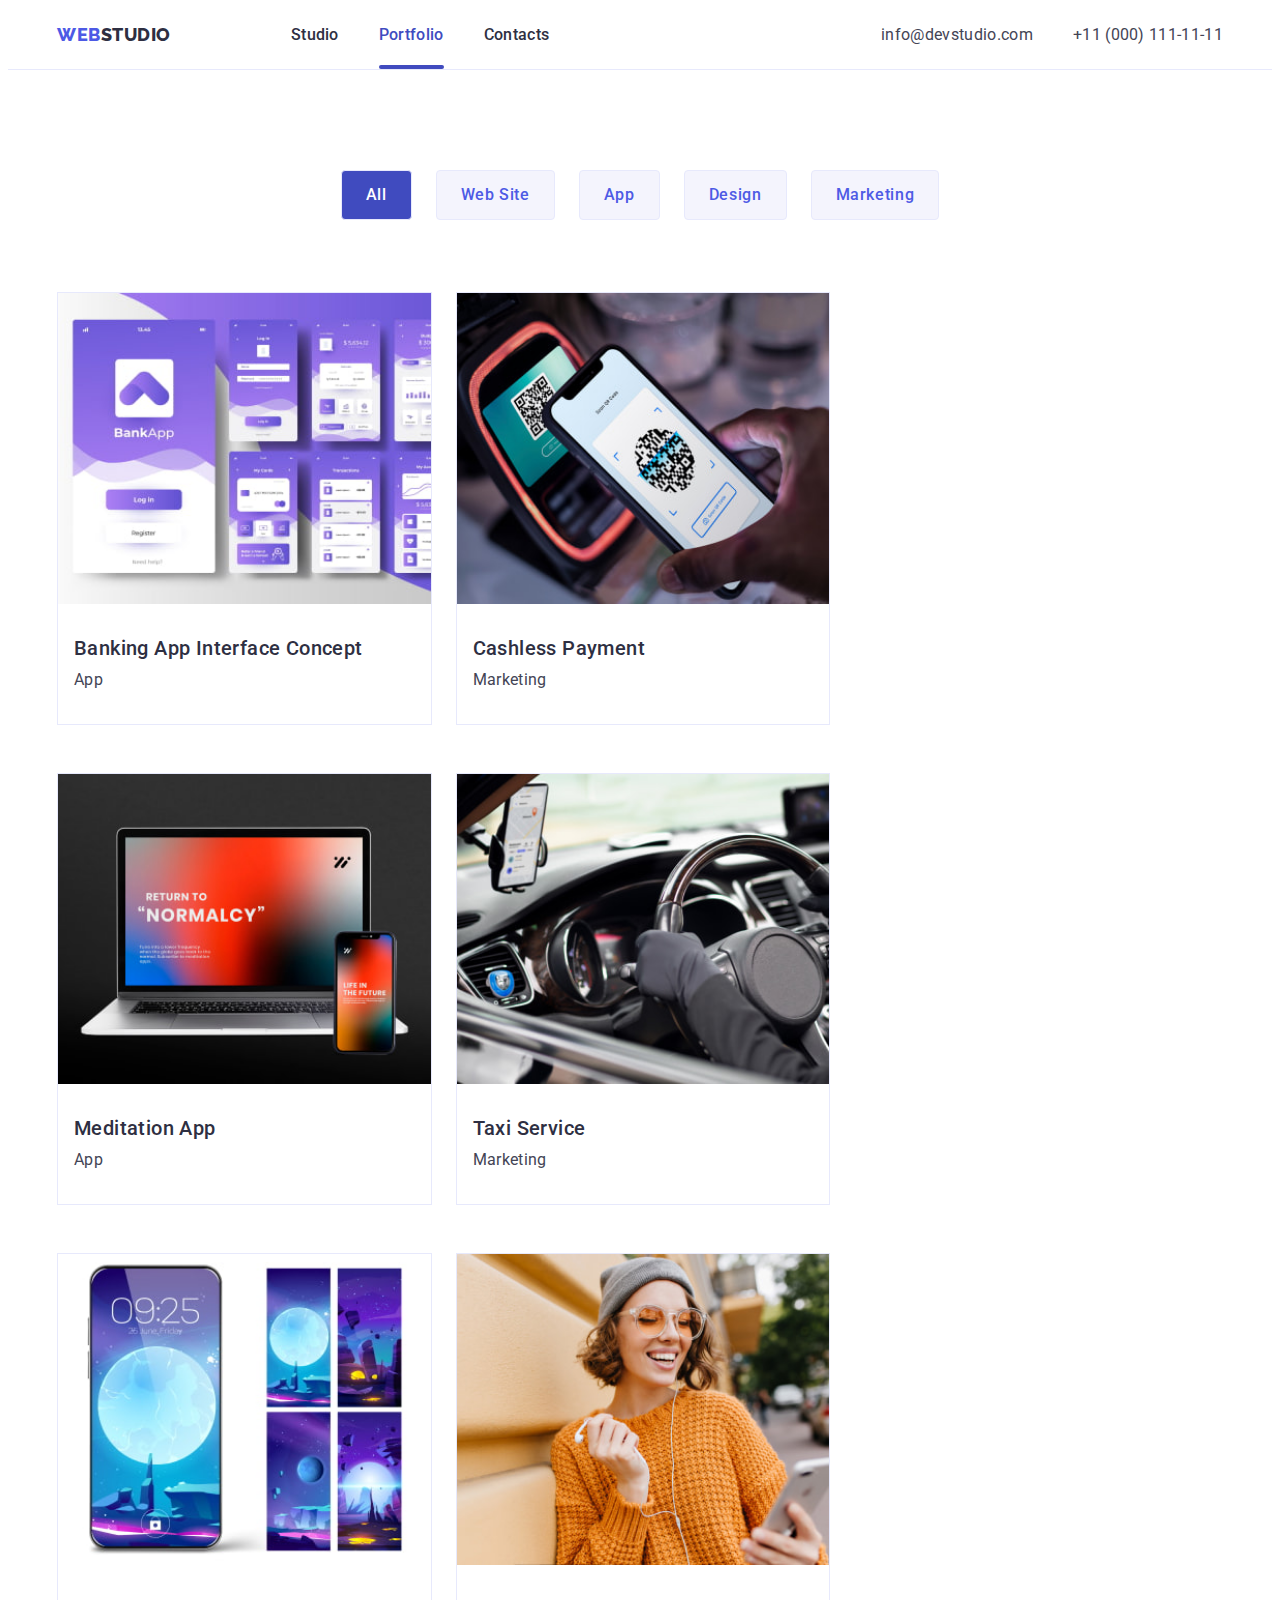
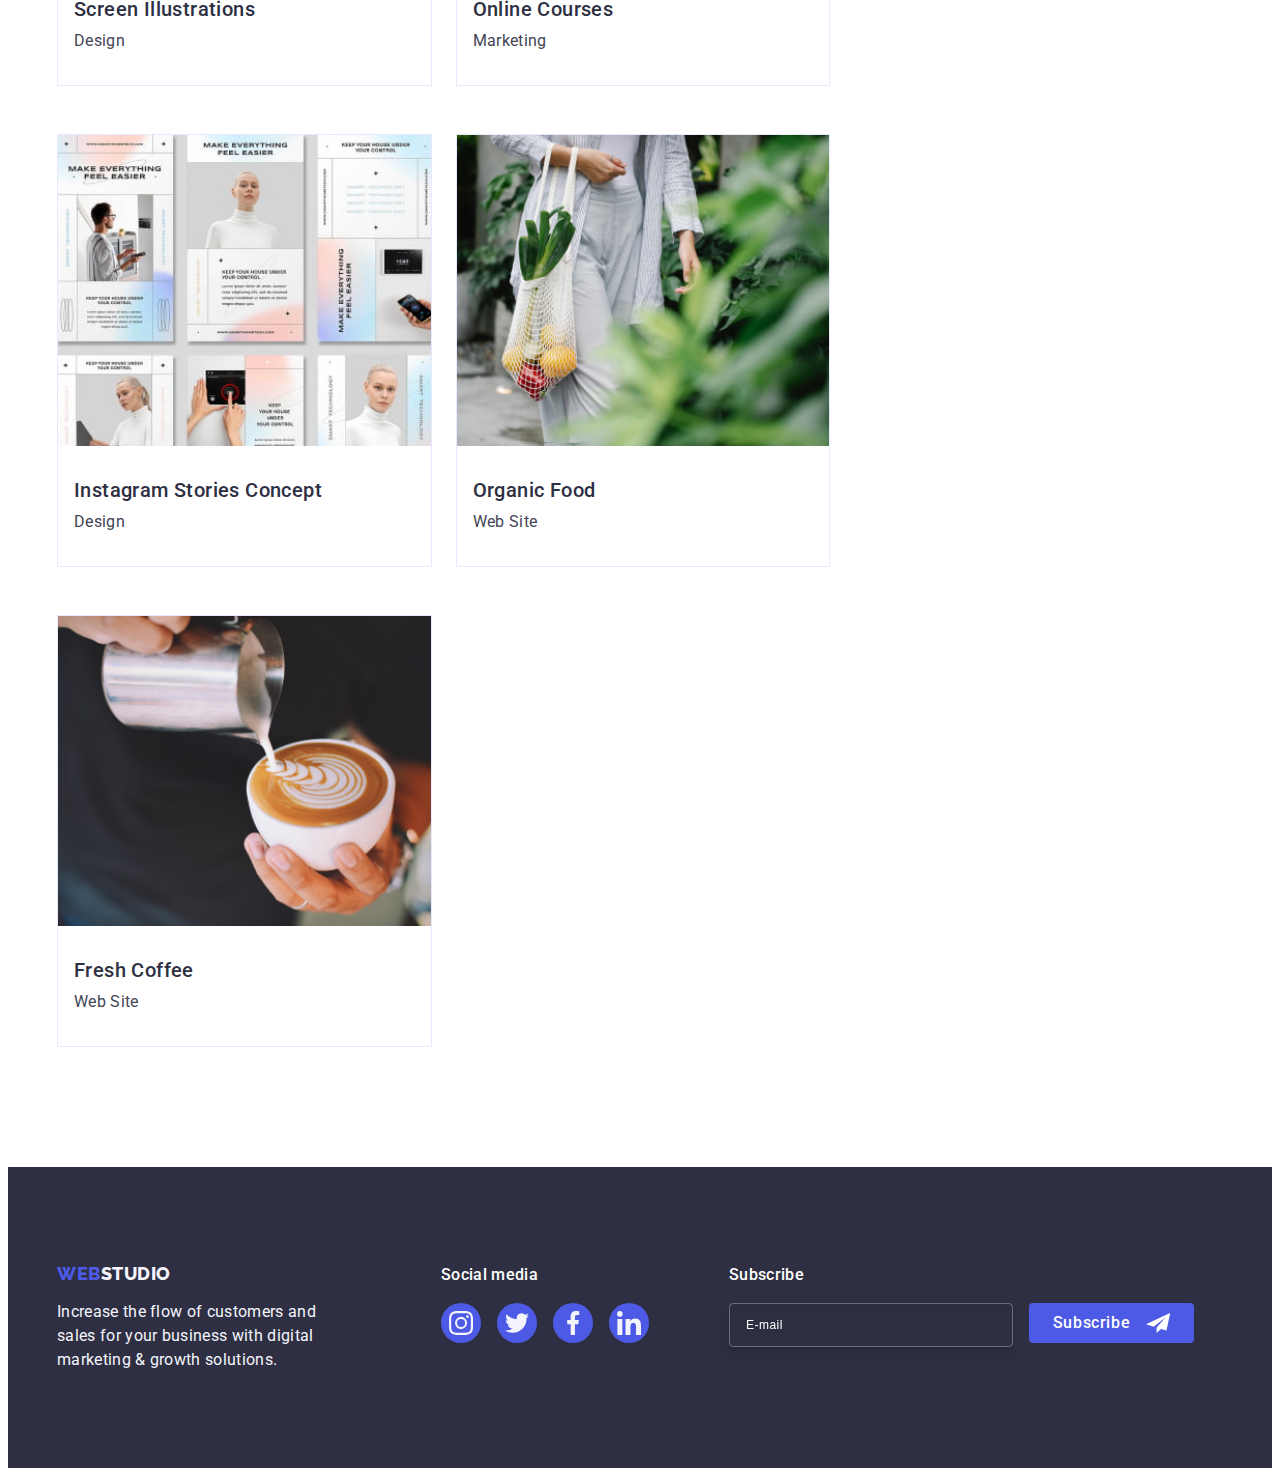
<file: portfolio.html>
<!DOCTYPE html>
<html lang="en">
  <head>
    <meta charset="UTF-8" />
    <meta http-equiv="X-UA-Compatible" content="IE=edge" />
    <meta name="viewport" content="width=device-width, initial-scale=1.0" />
    <link rel="preconnect" href="https://fonts.googleapis.com" />
    <link rel="preconnect" href="https://fonts.gstatic.com" crossorigin />
    <title>Портфоліо</title>
    <link
      rel="stylesheet"
      href="https://cdnjs.cloudflare.com/ajax/libs/modern-normalize/2.0.0/modern-normalize.min.css"
      integrity="sha512-4xo8blKMVCiXpTaLzQSLSw3KFOVPWhm/TRtuPVc4WG6kUgjH6J03IBuG7JZPkcWMxJ5huwaBpOpnwYElP/m6wg=="
      crossorigin="anonymous"
      referrerpolicy="no-referrer"
    />
    <link
      href="https://fonts.googleapis.com/css2?family=Raleway:wght@800&family=Roboto:wght@400;500;700;900&display=swap"
      rel="stylesheet"
    />
    <link rel="stylesheet" href="./css/style.css" />
    <link rel="stylesheet" href="./css/media.css" />
  </head>

  <body>
    <header class="page-header">
      <div class="header-container container">
        <nav class="header-navigation">
          <a class="page-logo link" href="./index.html">
            Web<span class="page-logo-color">Studio</span>
          </a>

          <ul class="header-menu-list list">
            <li class="header-menu-item">
              <a class="header-menu-link link" href="./index.html" target="_self"> Studio </a>
            </li>
            <li class="header-menu-item">
              <a
                class="header-menu-link link menu-link-active"
                href="./portfolio.html"
                target="_self"
              >
                Portfolio
              </a>
            </li>
            <li class="header-menu-item">
              <a class="header-menu-link link" href="">Contacts</a>
            </li>
          </ul>
        </nav>

        <address class="header-contacts">
          <ul class="header-contacts-list list">
            <li class="header-contacts-item">
              <a class="header-contacts-link link" href="mailto:info@devstudio.com"
                >info@devstudio.com
              </a>
            </li>
            <li class="header-contacts-item">
              <a class="header-contacts-link link" href="tel:+110001111111">+11 (000) 111-11-11 </a>
            </li>
          </ul>
        </address>

        <button class="menu-open-button" type="button" data-menu-open>
          <svg class="menu-button-hamburger" width="32" height="22">
            <use href="./images/icons.svg#menu-hamburger"></use>
          </svg>
        </button>
      </div>

      <div class="mobile-menu is-hidden" data-menu>
        <button class="menu-close-button" type="button" data-menu-close>
          <svg class="icon-close-button" width="8" height="8">
            <use href="./images/icons.svg#close-button"></use>
          </svg>
        </button>

        <ul class="mobile-menu-list list">
          <li class="mobile-menu-item">
            <a class="mobile-menu-link link" href="./index.html" target="_self"> Studio </a>
          </li>
          <li class="mobile-menu-item">
            <a
              class="mobile-menu-link link menu-link-active"
              href="./portfolio.html"
              target="_self"
            >
              Portfolio
            </a>
          </li>
          <li class="mobile-menu-item">
            <a class="mobile-menu-link link" href="">Contacts</a>
          </li>
        </ul>

        <div>
          <address class="mobile-contacts">
            <ul class="mobile-contacts-list list">
              <li class="mobile-contacts-item">
                <a class="mobile-contacts-tel link" href="tel:+110001111111"
                  >+11 (000) 111-11-11
                </a>
              </li>
              <li class="mobile-contacts-item">
                <a class="mobile-contacts-mail link" href="mailto:info@devstudio.com"
                  >info@devstudio.com
                </a>
              </li>
            </ul>
          </address>

          <div class="mobile-socials-wrap">
            <ul class="mobile-social-list list">
              <li class="mobile-social-item">
                <a href="" class="mobile-social-link link">
                  <svg class="mobile-social-logo" width="24" height="24">
                    <use href="./images/icons.svg#instagram"></use>
                  </svg>
                </a>
              </li>
              <li class="mobile-social-item">
                <a href="" class="mobile-social-link link">
                  <svg class="mobile-social-logo" width="24" height="24">
                    <use href="./images/icons.svg#twitter"></use>
                  </svg>
                </a>
              </li>
              <li class="mobile-social-item">
                <a href="" class="mobile-social-link link">
                  <svg class="mobile-social-logo" width="24" height="24">
                    <use href="./images/icons.svg#facebook"></use>
                  </svg>
                </a>
              </li>
              <li class="mobile-social-item">
                <a href="" class="mobile-social-link link">
                  <svg class="mobile-social-logo" width="24" height="24">
                    <use href="./images/icons.svg#linkedin"></use>
                  </svg>
                </a>
              </li>
            </ul>
          </div>
        </div>
      </div>
    </header>

    <!--Page main portfolio-->
    <main class="portfolio">
      <section class="portfolio-section">
        <div class="container">
          <h1 class="visually-hidden"> Lorem ipsum dolor sit amet consectetur adipisicing. </h1>

          <ul class="portfolio-button-list list">
            <li class="portfolio-button-item">
              <button type="button" class="portfolio-btns-items portfolio-button-active">
                All
              </button>
            </li>
            <li class="portfolio-button-item">
              <button type="button" class="portfolio-btns-items"> Web Site </button>
            </li>
            <li class="portfolio-button-item">
              <button type="button" class="portfolio-btns-items">App</button>
            </li>
            <li class="portfolio-button-item">
              <button type="button" class="portfolio-btns-items">Design</button>
            </li>
            <li class="portfolio-button-item">
              <button type="button" class="portfolio-btns-items"> Marketing </button>
            </li>
          </ul>

          <ul class="portfolio-about-list list">
            <li class="portfolio-about-item">
              <a href="" class="portfolio-about-link link">
                <div class="portfolio-cover-wrap">
                  <img
                    class="portfolio-about-img"
                    src="./images/jpg/img1.jpg"
                    alt="Concept App"
                    width="360"
                  />
                  <p class="about-cover-text">
                    14 Stylish and User-Friendly App Design Concepts · Task Manager App · Calorie
                    Tracker App · Exotic Fruit Ecommerce App · Cloud Storage App
                  </p>
                </div>
                <div class="portfolio-card-content">
                  <h2 class="portfolio-about-title"> Banking App Interface Concept </h2>
                  <p class="portfolio-about-text">App</p>
                </div>
              </a>
            </li>

            <li class="portfolio-about-item">
              <a href="" class="portfolio-about-link link">
                <div class="portfolio-cover-wrap">
                  <img
                    class="portfolio-about-img"
                    src="./images/jpg/img2.jpg"
                    alt="Marketing"
                    width="360"
                  />
                  <p class="about-cover-text">
                    14 Stylish and User-Friendly App Design Concepts · Task Manager App · Calorie
                    Tracker App · Exotic Fruit Ecommerce App · Cloud Storage App
                  </p>
                </div>
                <div class="portfolio-card-content">
                  <h2 class="portfolio-about-title">Cashless Payment</h2>
                  <p class="portfolio-about-text">Marketing</p>
                </div>
              </a>
            </li>

            <li class="portfolio-about-item">
              <a href="" class="portfolio-about-link link">
                <div class="portfolio-cover-wrap">
                  <img
                    class="portfolio-about-img"
                    src="./images/jpg/img3.jpg"
                    alt="Meditation App"
                    width="360"
                  />
                  <p class="about-cover-text">
                    14 Stylish and User-Friendly App Design Concepts · Task Manager App · Calorie
                    Tracker App · Exotic Fruit Ecommerce App · Cloud Storage App
                  </p>
                </div>
                <div class="portfolio-card-content">
                  <h2 class="portfolio-about-title">Meditation App</h2>
                  <p class="portfolio-about-text">App</p>
                </div>
              </a>
            </li>

            <li class="portfolio-about-item">
              <a href="" class="portfolio-about-link link">
                <div class="portfolio-cover-wrap">
                  <img
                    class="portfolio-about-img"
                    src="./images/jpg/img4.jpg"
                    alt="Taxi Service"
                    width="360"
                  />
                  <p class="about-cover-text">
                    14 Stylish and User-Friendly App Design Concepts · Task Manager App · Calorie
                    Tracker App · Exotic Fruit Ecommerce App · Cloud Storage App
                  </p>
                </div>
                <div class="portfolio-card-content">
                  <h2 class="portfolio-about-title">Taxi Service</h2>
                  <p class="portfolio-about-text">Marketing</p>
                </div>
              </a>
            </li>

            <li class="portfolio-about-item">
              <a href="" class="portfolio-about-link link">
                <div class="portfolio-cover-wrap">
                  <img
                    class="portfolio-about-img"
                    src="./images/jpg/img5.jpg"
                    alt="Screen Illustrations"
                    width="360"
                  />
                  <p class="about-cover-text">
                    14 Stylish and User-Friendly App Design Concepts · Task Manager App · Calorie
                    Tracker App · Exotic Fruit Ecommerce App · Cloud Storage App
                  </p>
                </div>
                <div class="portfolio-card-content">
                  <h2 class="portfolio-about-title">Screen Illustrations</h2>
                  <p class="portfolio-about-text">Design</p>
                </div>
              </a>
            </li>

            <li class="portfolio-about-item">
              <a href="" class="portfolio-about-link link">
                <div class="portfolio-cover-wrap">
                  <img
                    class="portfolio-about-img"
                    src="./images/jpg/img6.jpg"
                    alt="Online Courses"
                    width="360"
                  />
                  <p class="about-cover-text">
                    14 Stylish and User-Friendly App Design Concepts · Task Manager App · Calorie
                    Tracker App · Exotic Fruit Ecommerce App · Cloud Storage App
                  </p>
                </div>
                <div class="portfolio-card-content">
                  <h2 class="portfolio-about-title">Online Courses</h2>
                  <p class="portfolio-about-text">Marketing</p>
                </div>
              </a>
            </li>

            <li class="portfolio-about-item">
              <a href="" class="portfolio-about-link link">
                <div class="portfolio-cover-wrap">
                  <img
                    class="portfolio-about-img"
                    src="./images/jpg/img7.jpg"
                    alt="Instagram Stories Concept"
                    width="360"
                  />
                  <p class="about-cover-text">
                    14 Stylish and User-Friendly App Design Concepts · Task Manager App · Calorie
                    Tracker App · Exotic Fruit Ecommerce App · Cloud Storage App
                  </p>
                </div>
                <div class="portfolio-card-content">
                  <h2 class="portfolio-about-title"> Instagram Stories Concept </h2>
                  <p class="portfolio-about-text">Design</p>
                </div>
              </a>
            </li>

            <li class="portfolio-about-item">
              <a href="" class="portfolio-about-link link">
                <div class="portfolio-cover-wrap">
                  <img
                    class="portfolio-about-img"
                    src="./images/jpg/img8.jpg"
                    alt="Organic Food"
                    width="360"
                  />
                  <p class="about-cover-text">
                    14 Stylish and User-Friendly App Design Concepts · Task Manager App · Calorie
                    Tracker App · Exotic Fruit Ecommerce App · Cloud Storage App
                  </p>
                </div>
                <div class="portfolio-card-content">
                  <h2 class="portfolio-about-title">Organic Food</h2>
                  <p class="portfolio-about-text">Web Site</p>
                </div>
              </a>
            </li>

            <li class="portfolio-about-item">
              <a href="" class="portfolio-about-link link">
                <div class="portfolio-cover-wrap">
                  <img
                    class="portfolio-about-img"
                    src="./images/jpg/img9.jpg"
                    alt="Fresh Coffee"
                    width="360"
                  />
                  <p class="about-cover-text">
                    14 Stylish and User-Friendly App Design Concepts · Task Manager App · Calorie
                    Tracker App · Exotic Fruit Ecommerce App · Cloud Storage App
                  </p>
                </div>
                <div class="portfolio-card-content">
                  <h2 class="portfolio-about-title">Fresh Coffee</h2>
                  <p class="portfolio-about-text">Web Site</p>
                </div>
              </a>
            </li>
          </ul>
        </div>
      </section>
    </main>

    <!--Footer Section 5-->
    <footer class="page-footer">
      <div class="container footer-wrap">
        <div class="footer-container">
          <a class="page-footer-logo link" href="./index.html"
            >Web<span class="footer-logo-color">Studio</span>
          </a>
          <p class="page-footer-text">
            Increase the flow of customers and sales for your business with digital marketing &
            growth solutions.
          </p>
        </div>

        <div class="footer-container-socials">
          <p class="footer-social-text">Social media</p>
          <ul class="footer-social-list list">
            <li class="footer-social-item">
              <a href="" class="footer-social-link link">
                <svg class="footer-social-logo" width="24" height="24">
                  <use href="./images/icons.svg#instagram"></use>
                </svg>
              </a>
            </li>
            <li class="footer-social-item">
              <a href="" class="footer-social-link link">
                <svg class="footer-social-logo" width="24" height="24">
                  <use href="./images/icons.svg#twitter"></use>
                </svg>
              </a>
            </li>
            <li class="footer-social-item">
              <a href="" class="footer-social-link link">
                <svg class="footer-social-logo" width="24" height="24">
                  <use href="./images/icons.svg#facebook"></use>
                </svg>
              </a>
            </li>
            <li class="footer-social-item">
              <a href="" class="footer-social-link link">
                <svg class="footer-social-logo" width="24" height="24">
                  <use href="./images/icons.svg#linkedin"></use>
                </svg>
              </a>
            </li>
          </ul>
        </div>

        <div class="footer-container-subscribe">
          <p class="subscribe-text">Subscribe</p>
          <form class="subscribe-form">
            <label class="subscribe-form-label" aria-label="input email for subscribe">
              <input
                class="subscribe-form-input"
                type="email"
                name="footer-subscribe"
                placeholder="E-mail"
              />
            </label>
            <button class="subscribe-form-button" type="submit">
              Subscribe
              <svg class="subscribe-form-icon" width="24" height="24">
                <use href="./images/icons.svg#icon-send"></use>
              </svg>
            </button>
          </form>
        </div>
      </div>
    </footer>
    <script src="./js/mobile-menu.js"></script>
    <script src="https://code.jquery.com/jquery-3.6.4.min.js"></script>
    <script src="./js/index.js"></script>
  </body>
</html>
</file>
<file: css/style.css>
/*Main styles*/
body {
  font-family: 'Roboto', sans-serif;
  color: var(--slate);
  background-color: #ffffff;
}

:root {
  --navyblue: #2e2f42;
  --iris: #4d5ae5;
  --white: #ffffff;
  --ocean: #404bbf;
  --green: #31d0aa;
  --slate: #434455;
  --lightslate: #8e8f99;
  --cornflower: #e7e9fc;
  --cloud: #f4f4fd;
  --navybluemodal: #2e2f42;
  --grey: #2e2f42;
  --dairy: #fcfcfc;
  --fontlogo: 'Raleway', sans-serif;
}

.container {
  width: 100%;
  max-width: 1166px;
  padding-left: 15px;
  padding-right: 15px;
  margin: 0 auto;
}

.visually-hidden {
  position: absolute;
  width: 1px;
  height: 1px;
  margin: -1px;
  border: 0;
  padding: 0;
  white-space: nowrap;
  clip-path: inset(100%);
  clip: rect(0 0 0 0);
  overflow: hidden;
}

/* Reset styles */
p,
h1,
h2,
h3,
h4,
h5,
h6 {
  margin-top: 0;
  margin-bottom: 0;
}

ul,
ol {
  padding-left: 0;
  margin-top: 0;
  margin-bottom: 0;
}

img {
  display: block;
  width: 100%;
  height: auto;
}

.link {
  text-decoration: none;
}

.list {
  list-style: none;
}

/*Header styles*/
.page-header {
  margin: 0 auto;
  border-bottom: 1px solid #e7e9fc;
  /* box-shadow: 0px 2px 1px rgba(46, 47, 66, 0.08),
    0px 1px 1px rgba(46, 47, 66, 0.16), 0px 1px 6px rgba(46, 47, 66, 0.08); */
}

.header-container {
  display: flex;
  margin-top: 24px;
  margin-bottom: 22px;
  position: relative;
}

.header-navigation {
  display: flex;
  align-items: center;
}

.page-logo {
  color: #4d5ae5;
  font-family: var(--fontlogo);
  font-size: 18px;
  font-weight: 800;
  line-height: 1.17;
  letter-spacing: 0.03em;
  text-transform: uppercase;
}

.page-logo-color {
  color: #2e2f42;
}

.menu-open-button {
  position: absolute;
  padding: 0;
  right: 16px;
  cursor: pointer;
  border: none;
  outline: none;
  background-color: transparent;
  margin-left: auto;
}

.menu-button-hamburger {
  stroke: #2e2f42;
  fill: transparent;
}

.header-menu-list {
  display: none;
}

.header-contacts {
  font-style: normal;
}

.header-contacts-list {
  display: none;
}

/*Mobile menu styles*/
.mobile-menu {
  position: fixed;
  top: 0;
  z-index: 20;
  width: 100vw;
  height: 100vh;
  background-color: var(--white, #fff);
  box-shadow: 0px 1px 6px 0px rgba(46, 47, 66, 0.08), 0px 1px 1px 0px rgba(46, 47, 66, 0.16),
    0px 2px 1px 0px rgba(46, 47, 66, 0.08);
  padding: 80px 35px 40px 40px;
  display: flex;
  flex-direction: column;
  justify-content: space-between;
  overflow: auto;
}

.menu-close-button {
  position: absolute;
  padding: 0;
  right: 24px;
  top: 24px;
  border-radius: 50%;
  cursor: pointer;
  width: 24px;
  height: 24px;
  fill: var(--navyblue);
  background-color: transparent;
  display: flex;
  align-items: center;
  justify-content: center;
  border: 1px solid rgba(0, 0, 0, 10%);
  transition: background-color 250ms cubic-bezier(0.4, 0, 0.2, 1),
    fill 250ms cubic-bezier(0.4, 0, 0.2, 1);
  transition: background-color 250ms cubic-bezier(0.4, 0, 0.2, 1),
    border 250ms cubic-bezier(0.4, 0, 0.2, 1);
}

.icon-close-button {
  transition: fill 250ms cubic-bezier(0.4, 0, 0.2, 1);
}

.mobile-menu-list {
  display: flex;
  flex-direction: column;
  gap: 40px;
  padding-bottom: 40px;
}

.mobile-menu-link {
  color: var(--navyblue, #2e2f42);
  font-size: 36px;
  font-weight: 700;
  line-height: 1.11;
  letter-spacing: 0.02em;
  text-transform: capitalize;
}

.menu-link-active {
  color: var(--ocean, #404bbf);
}

.mobile-contacts {
  padding-bottom: 48px;
}

.mobile-contacts-list {
  display: flex;
  gap: 40px;
  flex-direction: column;
}

.mobile-contacts-tel {
  color: var(--iris, #4d5ae5);
  font-size: 25px;
  font-weight: 700;
  line-height: 1.11;
  letter-spacing: 0.02em;
  text-transform: capitalize;
  font-style: normal;
}

.mobile-contacts-mail {
  color: var(--slate, #434455);
  font-size: 20px;
  font-weight: 500;
  line-height: 1.2;
  letter-spacing: 0.02em;
  font-style: normal;
}

.mobile-socials-wrap {
  display: flex;
  flex-direction: column;
  align-items: center;
}

.mobile-menu .mobile-social-list {
  justify-content: space-between;
  width: 100%;
}

.mobile-social-list {
  display: flex;
  gap: 16px;
}

.mobile-social-link {
  width: 40px;
  height: 40px;
  background-color: var(--iris);
  border-radius: 50%;
  display: flex;
  align-items: center;
  justify-content: center;
  transition: background-color 250ms cubic-bezier(0.4, 0, 0.2, 1);
}
.mobile-social-logo {
  fill: var(--cloud);
}

.mobile-social-link:hover,
.mobile-social-link:focus {
  background-color: var(--green);
}

/*Page-main styles*/

/* Main banner Section 1 */
.main-banner {
  background-color: var(--navyblue);
  padding: 112px 0;
  background-image: linear-gradient(rgba(46, 47, 66, 0.7), rgba(46, 47, 66, 0.7)),
    url(../images/main-banner-mobile-x1.jpg);
  background-repeat: no-repeat;
  background-position: center;
  background-size: cover;
  display: flex;
  flex-direction: column;
  align-items: center;
  margin: 0 auto;
}

@media (min-device-pixel-ratio: 2), (min-resolution: 192dpi), (min-resolution: 2dppx) {
  .main-banner {
    background-image: linear-gradient(rgba(46, 47, 66, 0.7), rgba(46, 47, 66, 0.7)),
      url(../images/main-banner-mobile-x2.jpg);
  }
}

.main-banner-title {
  color: var(--white);
  text-align: center;
  font-size: 36px;
  line-height: 1.11;
  letter-spacing: 0.02em;
  max-width: 496px;
  margin: 0 auto;
  margin-bottom: 72px;
}

.main-banner-button {
  color: var(--white);
  background-color: var(--iris);
  font-family: inherit;
  font-size: 16px;
  font-weight: 500;
  line-height: 1.5;
  letter-spacing: 0.04em;
  display: block;
  min-width: 169px;
  height: 56px;
  border: none;
  border-radius: 4px;
  cursor: pointer;
  margin: 0 auto;
  transition: background-color 250ms cubic-bezier(0.4, 0, 0.2, 1);
}

.main-banner-button:hover,
.main-banner-button:focus {
  background-color: #404bbf;
}

/*Advantages Section 2*/
.section-advatages {
  padding: 96px 16px;
}

.advantages-list {
  display: flex;
  flex-wrap: wrap;
  gap: 72px;
}

.advantages-item:last-child {
  margin-bottom: 0;
}

.advantages-icon-wrap {
  display: none;
}

.advantages-subtitle {
  color: var(--navyblue, #2e2f42);
  text-align: center;
  font-size: 36px;
  font-weight: 700;
  line-height: 1.11;
  letter-spacing: 0.02em;
  text-transform: capitalize;
  margin-bottom: 8px;
}

.advantages-text {
  color: var(--slate);
  font-size: 16px;
  line-height: 1.5;
  letter-spacing: 0.02em;
}

/*Our job Section 3*/
.section-about {
  display: none;
}

/*Team Section 4*/
.section-team {
  background: var(--cloud);
  padding: 96px 0;
}

.section-team-title {
  color: var(--navyblue);
  text-align: center;
  font-size: 36px;
  line-height: 1.11;
  letter-spacing: 0.02em;
  text-transform: capitalize;
  margin-bottom: 72px;
}

.section-team-list {
  display: flex;
  padding-bottom: 0px;
  flex-direction: column;
  justify-content: center;
  align-items: center;
  gap: 32px;
}

.section-team-item {
  background-color: #ffffff;
  border-radius: 0px 0px 4px 4px;
  box-shadow: 0px 2px 1px 0px rgba(46, 47, 66, 0.08), 0px 1px 1px 0px rgba(46, 47, 66, 0.16),
    0px 1px 6px 0px rgba(46, 47, 66, 0.08);
}

.section-item-wrap {
  padding: 32px 0;
}

.section-team-text {
  color: var(--slate);
  text-align: center;
  font-size: 16px;
  line-height: 1.5;
  letter-spacing: 0.02em;
  margin-bottom: 8px;
}

.section-team-subtitle {
  color: var(--navyblue);
  text-align: center;
  margin-bottom: 8px;
  font-size: 20px;
  font-weight: 500;
  line-height: 1.2;
  letter-spacing: 0.02em;
}

.team-logo-list {
  display: flex;
  justify-content: center;
  gap: 24px;
}

.team-logo-item {
  width: 40px;
  height: 40px;
}

.team-logo-link {
  width: 100%;
  height: 100%;
  background-color: #4d5ae5;
  border-radius: 50%;
  display: flex;
  align-items: center;
  justify-content: center;
  transition: background-color 250ms cubic-bezier(0.4, 0, 0.2, 1);
}

.team-logo-link:hover,
.team-logo-link:focus {
  background-color: #404bbf;
}

.section-team-icon {
  fill: var(--cloud);
}

/*Customers Section 5*/
.customers-section {
  padding: 96px 0;
}

.customers-section-header {
  color: var(--navyblue);
  text-align: center;
  margin-bottom: 72px;
  font-size: 36px;
  line-height: 1.11;
  letter-spacing: 0.02em;
  text-transform: capitalize;
}

.customers-section-list {
  display: flex;
  flex-wrap: wrap;
  gap: 72px 16px;
}

.customers-section-item {
  width: calc((100% - 16px) / 2);
  height: 88px;
}

.customers-section-link {
  width: 100%;
  height: 100%;
  border-radius: 4px;
  border: 1px solid var(--lightslate, #8e8f99);
  display: flex;
  align-items: center;
  justify-content: center;
  color: var(--lightslate);
  transition: border-color 250ms cubic-bezier(0.4, 0, 0.2, 1),
    color 250ms cubic-bezier(0.4, 0, 0.2, 1);
}

.customers-section-link:hover,
.customers-section-link:focus {
  border-color: #404bbf;
  color: #404bbf;
}

.customers-section-icon {
  fill: currentColor;
}

/*Footer Section 6*/
.page-footer {
  background: var(--navyblue);
  padding: 96px 0;
}

.footer-wrap {
  display: flex;
  flex-direction: row;
  justify-content: center;
  flex-wrap: wrap;
  gap: 72px;
}

.footer-container {
  display: flex;
  flex-direction: column;
  align-items: center;
}

.page-footer-logo {
  color: #4d5ae5;
  font-family: var(--fontlogo);
  font-size: 18px;
  font-weight: 800;
  line-height: 1.17;
  letter-spacing: 0.03em;
  text-transform: uppercase;
  display: inline-block;
  margin-bottom: 16px;
}

.footer-logo-color {
  color: #f4f4fd;
}

.page-footer-text {
  color: var(--cloud);
  font-size: 16px;
  line-height: 1.5;
  letter-spacing: 0.02em;
  max-width: 268px;
}

.footer-container-socials {
  display: flex;
  flex-direction: column;
  align-items: center;
}

.footer-social-text {
  font-weight: 500;
  font-size: 16px;
  line-height: 1.5;
  letter-spacing: 0.02em;
  color: var(--white);
  margin-bottom: 16px;
}

.footer-social-list {
  display: flex;
  gap: 16px;
}

.footer-social-item {
  width: 40px;
  height: 40px;
}

.footer-social-link {
  width: 100%;
  height: 100%;
  background-color: var(--iris);
  border-radius: 50%;
  display: flex;
  align-items: center;
  justify-content: center;
  transition: background-color 250ms cubic-bezier(0.4, 0, 0.2, 1);
}

.footer-social-link:hover,
.footer-social-link:focus {
  background-color: var(--green);
}

.footer-social-logo {
  fill: var(--cloud);
}

.footer-container-subscribe {
  display: flex;
  flex-direction: column;
  align-items: center;
  width: 100%;
}

.subscribe-text {
  margin-bottom: 16px;
  font-weight: 500;
  font-size: 16px;
  line-height: 1.5;
  letter-spacing: 0.02em;
  color: #ffffff;
}

.subscribe-form {
  display: flex;
  gap: 16px;
  flex-wrap: wrap;
  flex-direction: column;
  width: 100%;
}

.subscribe-form-input {
  display: block;
  width: 100%;
  height: 40px;
  background-color: transparent;
  border-radius: 4px;
  border: 1px solid rgba(255, 255, 255, 0.3);
  box-shadow: 0px 4px 4px 0px rgba(0, 0, 0, 0.15);
  padding-left: 16px;
  font-size: 12px;
  line-height: 1.5;
  letter-spacing: 0.04em;
  filter: drop-shadow(0px 4px 4px rgba(0, 0, 0, 0.15));
  color: #ffffff;
}

.subscribe-form-input::placeholder {
  color: #ffffff;
}

.subscribe-form-button {
  min-width: 165px;
  height: 40px;
  font-family: 'Roboto', sans-serif;
  font-size: 16px;
  font-weight: 500;
  line-height: 1.5;
  letter-spacing: 0.04em;
  color: #ffffff;
  cursor: pointer;
  background-color: #4d5ae5;
  border: none;
  border-radius: 4px;
  display: flex;
  justify-content: center;
  align-items: center;
  margin: 0 auto;
}

.subscribe-form-button:hover,
.subscribe-form-button:focus {
  background-color: var(--green);
}

.subscribe-form-icon {
  margin-left: 16px;
  fill: var(--cloud);
}

/*Page main portfolio*/
.portfolio-section {
  padding: 48px 0 48px 0;
}

.portfolio-button-list {
  display: flex;
  flex-wrap: wrap;
  align-items: flex-start;
  gap: 24px;
  margin-bottom: 48px;
}

.portfolio-button-item:hover,
.portfolio-button-item:focus {
  box-shadow: 0px 3px 1px rgba(0, 0, 0, 0.1), 0px 2px 1px rgba(0, 0, 0, 0.08),
    0px 2px 2px rgba(0, 0, 0, 0.12);
}

.portfolio-btns-items {
  color: #4d5ae5;
  background-color: #f4f4fd;
  text-align: center;
  cursor: pointer;
  font-size: 16px;
  font-family: 'Roboto', sans-serif;
  font-weight: 500;
  line-height: 1.5;
  letter-spacing: 0.04em;
  padding: 8px 16px;
  border: 1px solid var(--cornflower);
  border-radius: 4px;
  transition: color 250ms cubic-bezier(0.4, 0, 0.2, 1),
    background-color 250ms cubic-bezier(0.4, 0, 0.2, 1),
    border-color 250ms cubic-bezier(0.4, 0, 0.2, 1), box-shadow 250ms cubic-bezier(0.4, 0, 0.2, 1);
}

.portfolio-button-active {
  border-radius: 4px;
  background: var(--ocean, #404bbf);
  color: var(--white, #fff);
}

.portfolio-btns-items:hover,
.portfolio-btns-items:focus {
  color: #ffffff;
  background-color: #404bbf;
  border: 1px solid transparent;
  box-shadow: 0px 3px 1px rgba(0, 0, 0, 0.1), 0px 2px 1px rgba(0, 0, 0, 0.08),
    0px 2px 2px rgba(0, 0, 0, 0.12);
}

.portfolio-about-link {
  display: block;
  transition: box-shadow 250ms cubic-bezier(0.4, 0, 0.2, 1);
}

.portfolio-about-link:hover,
.portfolio-about-link:focus {
  box-shadow: 0px 1px 6px rgba(46, 47, 66, 0.08), 0px 1px 1px rgba(46, 47, 66, 0.16),
    0px 2px 1px rgba(46, 47, 66, 0.08);
}

.portfolio-about-link:hover .about-cover-text,
.portfolio-about-link:focus .about-cover-text {
  transform: translateY(0);
}

.portfolio-about-list {
  display: flex;
  flex-direction: column;
  flex-wrap: wrap;
  gap: 72px;
}

.portfolio-cover-wrap {
  position: relative;
  overflow: hidden;
}

.about-cover-text {
  position: absolute;
  top: 0;
  color: var(--cloud, #f4f4fd);
  font-size: 16px;
  line-height: 1.5;
  letter-spacing: 0.02em;
  padding: 40px 32px;
  background-color: #4d5ae5;
  height: 100%;
  width: 100%;
  transform: translateY(100%);
  transition: transform 250ms cubic-bezier(0.4, 0, 0.2, 1);
}

.portfolio-card-content {
  padding: 32px 16px;
  border-top: none;
}

.portfolio-about-item {
  border: 1px solid var(--cornflower);
  background: var(--white);
}

.portfolio-about-title {
  color: #2e2f42;
  font-size: 20px;
  font-weight: 500;
  line-height: 1.2;
  letter-spacing: 0.02em;
  margin-bottom: 8px;
}
.portfolio-about-text {
  color: #434455;
  font-size: 16px;
  line-height: 1.5;
  letter-spacing: 0.02em;
}

/* Modal window */
.back-drop {
  position: fixed;
  top: 0;
  left: 0;
  width: 100%;
  height: 100%;
  background: var(--navyblue-modal, rgba(46, 47, 66, 0.4));
  transition: opacity 250ms cubic-bezier(0.4, 0, 0.2, 1),
    visibility 250ms cubic-bezier(0.4, 0, 0.2, 1);
  overflow: auto;
}

.is-hidden {
  opacity: 0;
  visibility: hidden;
  pointer-events: none;
}

.modal {
  position: absolute;
  top: 50%;
  left: 50%;
  transform: translate(-50%, -50%) scale(1);
  width: 320px;
  min-height: 584px;
  border-radius: 4px;
  background: var(--dairy, #fcfcfc);
  box-shadow: 0px 1px 1px rgba(0, 0, 0, 0.14), 0px 1px 3px rgba(0, 0, 0, 0.12),
    0px 2px 1px rgba(0, 0, 0, 0.2);
  transition: transform 250ms cubic-bezier(0.4, 0, 0.2, 1);
  padding: 72px 24px 24px 24px;
}

.modal-close-button {
  position: absolute;
  top: 24px;
  right: 24px;
  width: 24px;
  height: 24px;
  border-radius: 50%;
  display: flex;
  align-items: center;
  justify-content: center;
  background-color: var(--cornflower, #e7e9fc);
  border: 1px solid rgba(0, 0, 0, 0.1);
  padding: 0;
  cursor: pointer;
  transition: background-color 250ms cubic-bezier(0.4, 0, 0.2, 1),
    border 250ms cubic-bezier(0.4, 0, 0.2, 1);
}

.modal-close-button:hover {
  background-color: #404bbf;
  border: none;
  fill: #ffffff;
}

.modal-close-button:focus {
  background-color: #404bbf;
  border: none;
  fill: #ffffff;
}

.close-button-image {
  transition: fill 250ms cubic-bezier(0.4, 0, 0.2, 1);
}

.modal-title {
  color: var(--navyblue, #2e2f42);
  text-align: center;
  font-size: 16px;
  font-weight: 500;
  line-height: 1.5;
  letter-spacing: 0.02em;
  margin-bottom: 16px;
}

.modal-input {
  width: 100%;
  height: 40px;
  background-color: transparent;
  border-radius: 4px;
  border: 1px solid var(--navyblue-modal, rgba(46, 47, 66, 0.4));
  padding-left: 38px;
  padding-right: 16px;
  outline: transparent;
  transition: border-color 250ms cubic-bezier(0.4, 0, 0.2, 1);
}

.modal-input:focus {
  border-color: #4d5ae5;
}

.modal-input:focus + .form-input-svg {
  fill: #4d5ae5;
}

.modal-form-wrap {
  margin-bottom: 8px;
}

.modal-form-label {
  font-size: 12px;
  line-height: 1.17;
  letter-spacing: 0.04em;
  color: var(--lightslate, #8e8f99);
  display: block;
  margin-bottom: 4px;
}

.form-wrap-input {
  position: relative;
}

.form-input-svg {
  position: absolute;
  left: 16px;
  top: 50%;
  transform: translateY(-50%);
  transition: fill 250ms cubic-bezier(0.4, 0, 0.2, 1);
}

.modal-form-textarea {
  margin-bottom: 16px;
}

.modal-textarea {
  width: 100%;
  height: 120px;
  font-size: 12px;
  line-height: 1.17;
  letter-spacing: 0.04em;
  color: rgba(46, 47, 66, 0.4);
  border: 1px solid rgba(46, 47, 66, 0.4);
  border-radius: 4px;
  background-color: transparent;
  padding: 8px 16px;
  outline: transparent;
  resize: none;
  transition: border-color 250ms cubic-bezier(0.4, 0, 0.2, 1);
}

.modal-textarea:focus {
  border-color: #4d5ae5;
}

.modal-textarea::placeholder {
  color: rgba(46, 47, 66, 0.4);
}

.modal-form-button {
  display: block;
  min-width: 169px;
  height: 56px;
  color: var(--white, #fff);
  text-align: center;
  font-family: 'Roboto', sans-serif;
  font-size: 16px;
  font-weight: 500;
  line-height: 1.5;
  letter-spacing: 0.04em;
  cursor: pointer;
  margin: 0 auto;
  border: none;
  border-radius: 4px;
  padding: 16px 32px;
  background-color: var(--iris, #4d5ae5);
  box-shadow: 0px 4px 4px 0px rgba(0, 0, 0, 0.15);
  transition: background-color 250ms cubic-bezier(0.4, 0, 0.2, 1);
}

.modal-form-terms {
  margin-bottom: 24px;
}

.form-checkbox-label {
  font-size: 12px;
  line-height: 1.17;
  letter-spacing: 0.04em;
  color: var(--lightslate, #8e8f99);
}

.checkbox-label-icon {
  width: 16px;
  height: 16px;
  border: 1px solid rgba(46, 47, 66, 0.4);
  border-radius: 2px;
  transition: background-color 250ms cubic-bezier(0.4, 0, 0.2, 1),
    border 250ms cubic-bezier(0.4, 0, 0.2, 1), fill 250ms cubic-bezier(0.4, 0, 0.2, 1);
  display: inline-flex;
  align-items: center;
  justify-content: center;
  fill: transparent;
  margin-right: 8px;
}

.form-checkbox:checked + .form-checkbox-label .checkbox-label-icon {
  background-color: var(--ocean, #404bbf);
  border: none;
  fill: var(--cloud, #f4f4fd);
}

.form-checkbox:focus + .form-checkbox-label .checkbox-label-icon {
  border-color: var(--ocean, #404bbf);
}

.form-checkbox:hover + .form-checkbox-label .checkbox-label-icon {
  border-color: var(--ocean, #404bbf);
}

.label-terms-link {
  color: var(--iris, #4d5ae5);
}
</file>
<file: css/media.css>
/*
=========
 Mobile 
=========
 */

@media screen and (min-width: 428px) {
  .container {
    max-width: 396px;
  }

  .mobile-contacts-tel {
    font-size: 36px;
  }

  .modal {
    width: 392px;
  }
}

@media screen and (max-width: 767px) {
  .page-header .header-menu-list {
    display: none;
  }

  .page-header .header-contacts {
    display: none;
  }
}

/*
=========
 Tablet 
=========
 */

@media screen and (min-width: 768px) {
  .container {
    max-width: 734px;
  }

  .modal {
    width: 408px;
  }

  .menu-open-button {
    display: none;
  }

  .menu-close-button {
    display: none;
  }

  .mobile-menu {
    display: none;
  }

  .page-logo {
    margin-right: 120px;
  }

  .header-container {
    margin-top: 0;
    margin-bottom: 0;
  }

  .header-menu-list {
    display: flex;
    gap: 40px;
  }

  .header-menu-link {
    color: var(--navyblue, #2e2f42);
    font-size: 16px;
    font-weight: 500;
    line-height: 1.5;
    letter-spacing: 0.02em;
    padding: 24px 0 24px;
    position: relative;
    transition: color 250ms cubic-bezier(0.4, 0, 0.2, 1);
  }

  .menu-link-active::after {
    content: '';
    position: absolute;
    left: 0;
    bottom: -1px;
    height: 4px;
    width: 100%;
    background-color: #404bbf;
    border-radius: 2px;
  }

  .menu-link-active {
    color: #404bbf;
  }

  .header-menu-link:hover,
  .header-menu-link:focus {
    color: var(--ocean, #404bbf);
  }

  .header-navigation {
    margin-right: auto;
  }

  .header-contacts {
    display: flex;
    align-items: center;
  }

  .header-contacts-list {
    list-style: none;
    display: flex;
    flex-direction: column;
    gap: 12px;
    align-items: center;
    padding-top: 8px;
    padding-bottom: 8px;
  }

  .header-contacts-link {
    color: var(--slate);
    font-size: 12px;
    line-height: 1.16;
    letter-spacing: 0.04em;
    transition: color 250ms cubic-bezier(0.4, 0, 0.2, 1);
  }

  .header-contacts-item {
    padding: 0;
  }

  .header-contacts-link:hover,
  .header-contacts-link:focus {
    color: var(--ocean);
  }

  /* Main banner Section 1 */
  .main-banner {
    background-image: linear-gradient(rgba(46, 47, 66, 0.7), rgba(46, 47, 66, 0.7)),
      url(../images/main-banner-tablet-x1.jpg);
  }

  @media (min-device-pixel-ratio: 2), (min-resolution: 192dpi), (min-resolution: 2dppx) {
    .main-banner {
      background-image: linear-gradient(rgba(46, 47, 66, 0.7), rgba(46, 47, 66, 0.7)),
        url(../images/main-banner-tablet-x2.jpg);
    }
  }

  .main-banner-title {
    font-size: 56px;
    line-height: 1.07;
  }

  /*Advantages Section 2*/
  .advantages-list {
    gap: 72px 24px;
  }

  .advantages-item {
    width: calc((100% - 24px) / 2);
  }

  .advantages-subtitle {
    text-transform: capitalize;
    text-align: left;
  }

  /*Team Section 4*/
  .section-team-list {
    display: flex;
    flex-direction: row;
    flex-wrap: wrap;
    gap: 64px 24px;
  }

  /*Customers Section 5*/
  .customers-section-item {
    width: calc((100% - 24px * 2) / 3);
  }

  /*Footer Section 6*/
  .footer-wrap {
    justify-content: flex-start;
    gap: 72px 24px;
  }

  .footer-container {
    align-items: flex-start;
  }

  .footer-container-socials {
    align-items: flex-start;
  }

  .footer-container-subscribe {
    justify-content: left;
    align-items: flex-start;
  }

  .subscribe-form {
    flex-direction: row;
  }

  .subscribe-form-input {
    width: 264px;
  }

  .subscribe-form-button {
    margin: 0;
  }

  /*Page main portfolio*/
  .portfolio-section {
    padding: 64px 0 96px 0;
  }

  .portfolio-about-list {
    flex-direction: row;
    flex-wrap: wrap;
    gap: 72px 24px;
  }

  .portfolio-about-item {
    width: calc((100% - 24px) / 2);
  }

  .portfolio-button-list {
    justify-content: center;
    margin-bottom: 64px;
  }

  .portfolio-btns-items {
    padding: 12px 24px;
  }
}

/*
=========
 Desctop 
=========
 */
@media screen and (min-width: 1158px) {
  .container {
    max-width: 1166px;
  }

  .header-contacts {
    display: flex;
    align-items: center;
  }

  .header-container {
    margin-top: 17px;
    margin-bottom: 17px;
  }

  .header-contacts-list {
    flex-direction: row;
    gap: 40px;
  }

  .header-contacts-link {
    font-size: 16px;
    line-height: 1.15;
    letter-spacing: 0.02em;
  }

  /* Main banner Section 1 */
  .main-banner {
    background-image: linear-gradient(rgba(46, 47, 66, 0.7), rgba(46, 47, 66, 0.7)),
      url(../images/main-banner-desktop-x1.jpg);
    padding: 188px 0;
  }

  @media (min-device-pixel-ratio: 2), (min-resolution: 192dpi), (min-resolution: 2dppx) {
    .main-banner {
      background-image: linear-gradient(rgba(46, 47, 66, 0.7), rgba(46, 47, 66, 0.7)),
        url(../images/main-banner-desktop-x2.jpg);
    }
  }

  /*Advantages Section 2*/
  .section-advatages {
    padding-top: 120px;
    padding-bottom: 120px;
  }

  .advantages-list {
    gap: 24px;
  }

  .advantages-item {
    width: calc((100% - 24px * 3) / 4);
    margin-bottom: 0;
  }

  .advantages-subtitle {
    color: var(--navyblue, #2e2f42);
    font-size: 20px;
    font-weight: 500;
    line-height: 1.2;
    letter-spacing: 0.02em;
  }

  .advantages-icon-wrap {
    border-radius: 4px;
    background: var(--cloud, #f4f4fd);
    margin-bottom: 8px;
    display: flex;
    align-items: center;
    justify-content: center;
    height: 112px;
  }

  .advantages-icon {
    margin: 24px 100px;
  }

  /*Our job Section 3*/
  .section-about {
    display: flex;
    padding-bottom: 120px;
  }

  .section-about-title {
    color: var(--navyblue);
    text-align: center;
    font-size: 36px;
    line-height: 1.11;
    letter-spacing: 0.02em;
    text-transform: capitalize;
    margin-bottom: 72px;
  }

  .section-about-list {
    display: flex;
    gap: 24px;
  }
  .section-about-item {
    width: calc((100% - 2 * 24px) / 3);
  }

  /*Team Section 4*/
  .section-team {
    padding: 120px 0;
  }

  .section-team-list {
    display: flex;
    gap: 24px;
  }

  /*Customers Section 5*/
  .customers-section {
    padding: 120px 0;
  }

  .customers-section-list {
    display: flex;
    align-items: flex-start;
    gap: 24px;
  }

  .customers-section-item {
    width: calc((100% - 24px * 5) / 6);
  }

  /*Footer Section 6*/
  .footer-wrap {
    justify-content: normal;
    flex-wrap: nowrap;
    gap: 0;
  }

  .page-footer-text {
    width: 264px;
  }

  .footer-container-socials {
    margin-left: 120px;
    margin-right: 80px;
  }

  /*Page main portfolio*/
  .portfolio-section {
    padding: 100px 0 120px 0;
  }

  .portfolio-about-list {
    gap: 48px 24px;
  }

  .portfolio-about-item {
    width: calc((100% - 24px * 2) / 3);
  }

  .portfolio-button-list {
    margin-bottom: 72px;
  }
}
</file>
